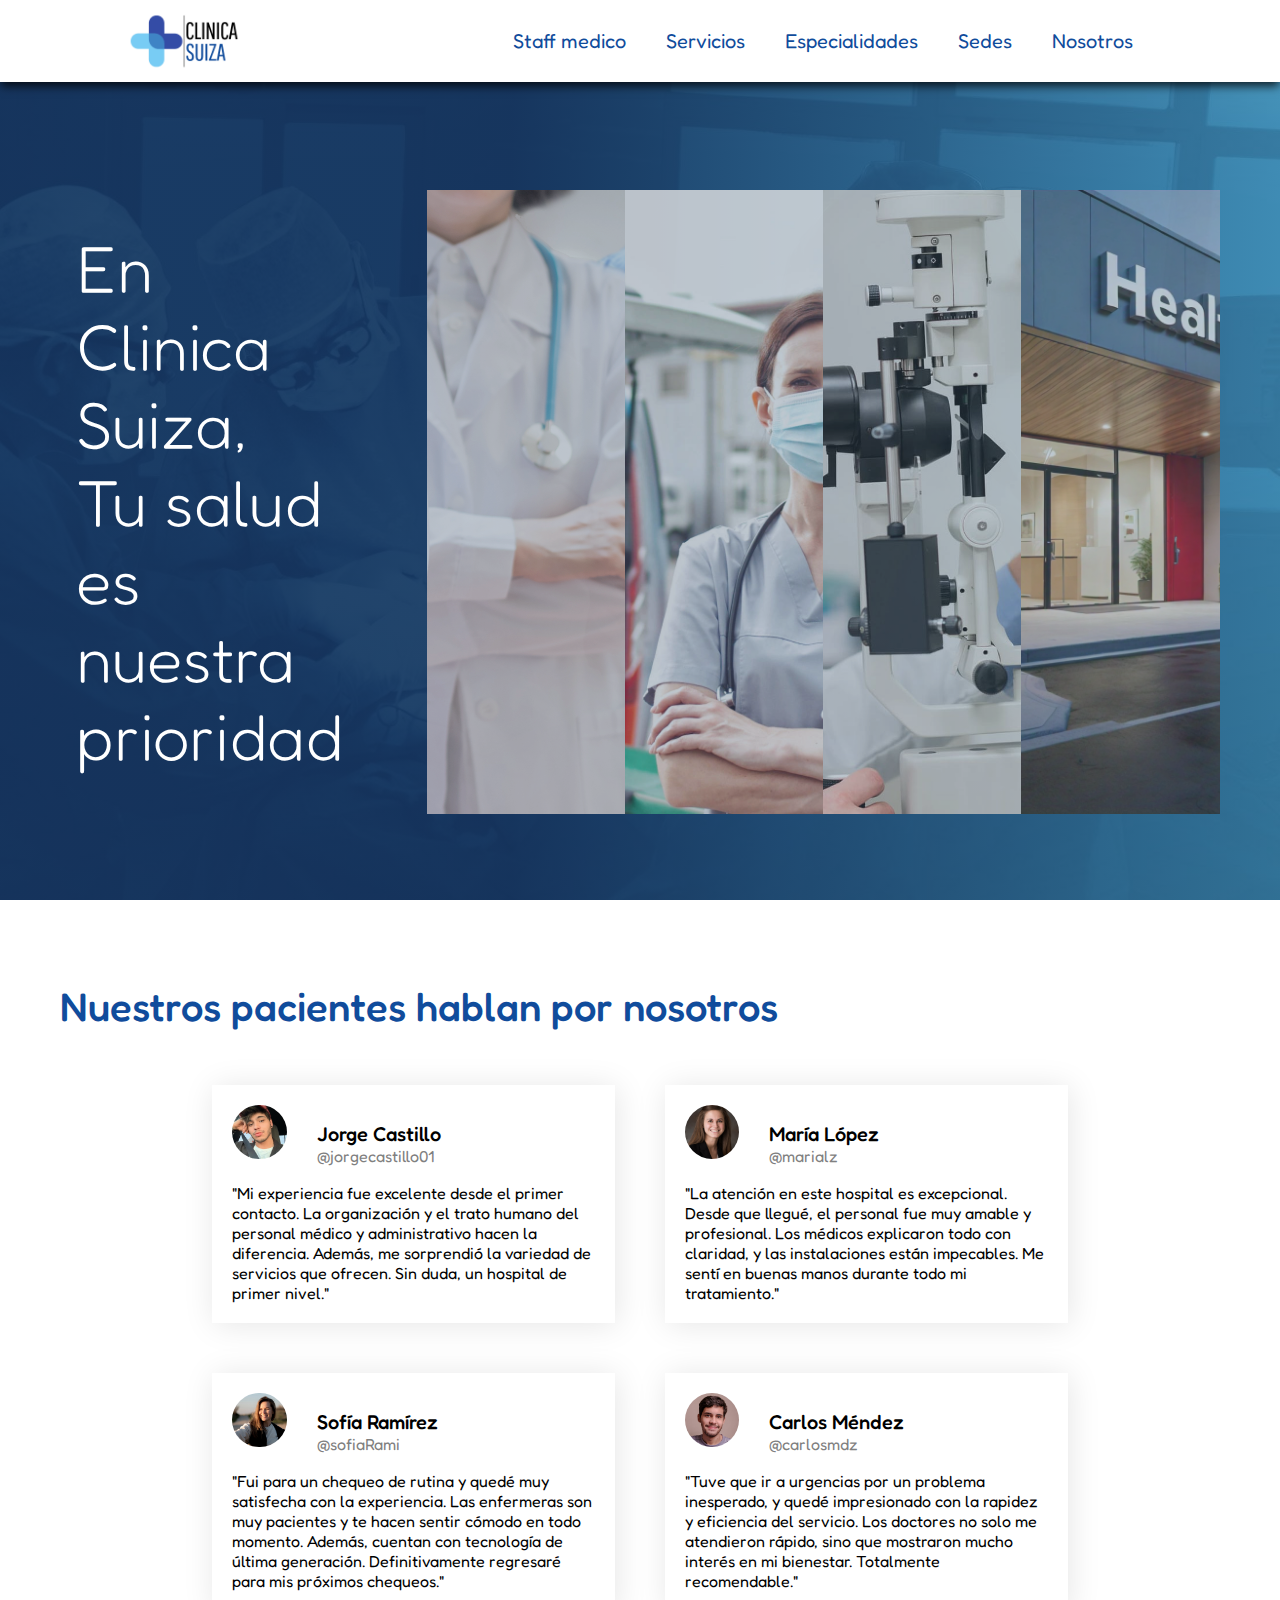
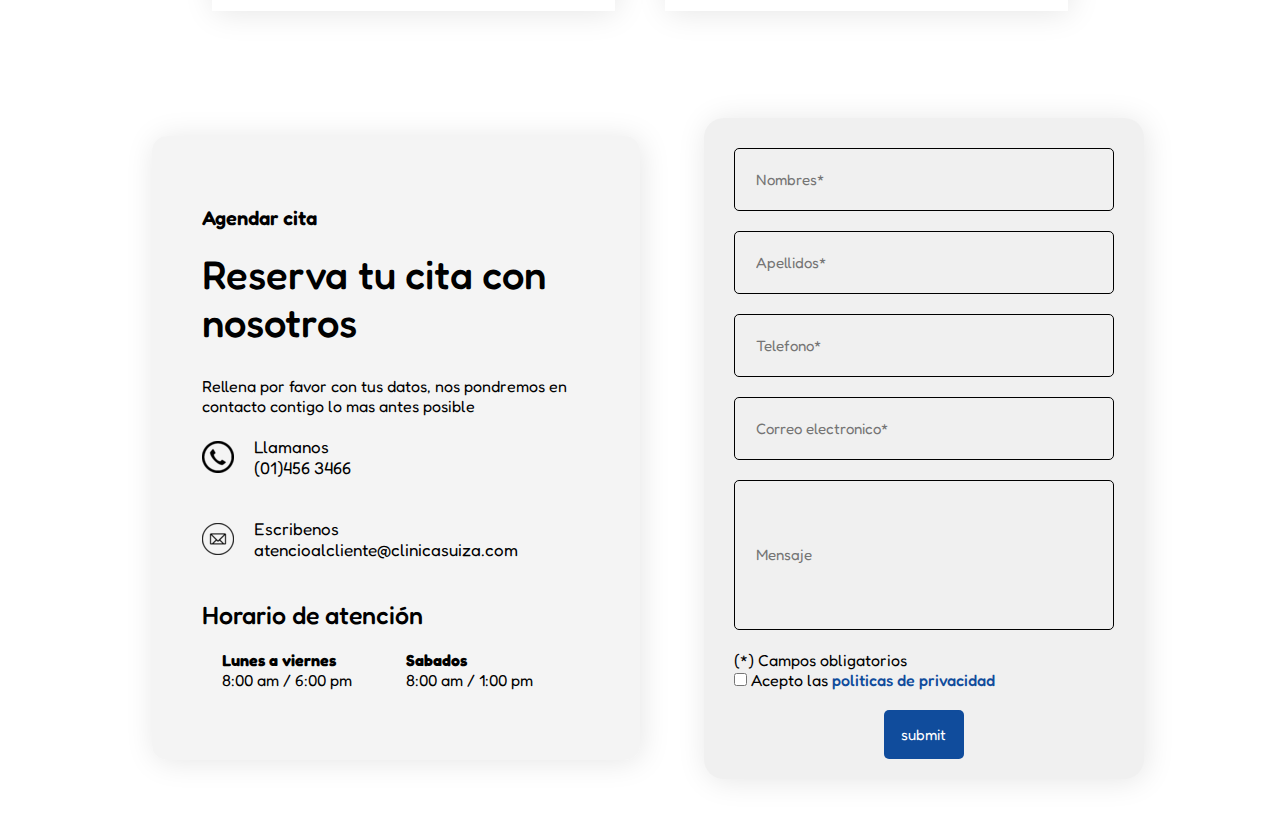
<file: index.html>
<!DOCTYPE html>
<html lang="en">
<head>
    <meta charset="UTF-8">
    <meta name="viewport" content="width=device-width, initial-scale=1.0">
    <title>Clinica Suiza</title>
    <link rel="stylesheet" href="style.css">
    <link rel="icon" type="image/png" sizes="32x32" href="imagenes/logo-icono.ico">
</head>
<body>
    <!--menu principal -->
    <main>
        <header>
            <nav id="header">
                <img id="logo-header" src="imagenes/logo.png">
                <ul id="menu">
                    <li><a class="menu" href="staff medico/index.html" target="_blank">Staff medico</a></li>
                    <li><a class="menu" href="">Servicios</a></li>
                    <li><a class="menu" href="">Especialidades</a></li>
                    <li><a class="menu" href="Sedes/index.html" target="_blank" >Sedes</a></li>
                    <li><a class="menu" href="Nosotros/index.html" target="_blank">Nosotros</a></li>
                </ul>
            </nav>
        </header>
    <!--contenido -->
        
        <section class="seccion" id="menu-principal">
            <div class="contenido">
                <p>En</p>
                <p>Clinica Suiza,</p>
                <p>Tu salud es</p>
                <p>nuestra prioridad</p>
            </div>
            <div  id="carrusel">
                <img src="imagenes/staff-medico.jpg">
                <img src="imagenes/servicios-medicos.jpg">
                <img src="imagenes/especialidades.jpg">
                <img src="imagenes/sede.jpg">
            </div>
        </section>
        <section id="seccion2">
            <div id="contenedor">
                <h2>Nuestros pacientes hablan por nosotros</h2>
                <div id="comentario-box">
                    <div class="contenido-box">
                        <div id="usuario1" class="usuario">
                            <div class="img-usuario">
                                <img src="imagenes/paciente1.jpg" id="img-usuario1">
                            </div>
                            <div  class="nombre-usuario">
                                <strong>Jorge Castillo</strong>
                                <span>@jorgecastillo01</span>
                            </div>
                        </div>
                        <p>"Mi experiencia fue excelente desde el primer contacto. La organización y el trato humano del personal médico y administrativo hacen la diferencia. Además, me sorprendió la variedad de servicios que ofrecen. Sin duda, un hospital de primer nivel." </p>
                    </div>
                    <div class="contenido-box">
                        <div id="usuario2" class="usuario">
                            <div class="img-usuario">
                                <img src="imagenes/paciente2.jpg" id="img-usuario1">
                            </div>
                            <div  class="nombre-usuario">
                                <strong>María López</strong>
                                <span>@marialz</span>
                            </div>
                        </div>
                        <p>"La atención en este hospital es excepcional. Desde que llegué, el personal fue muy amable y profesional. Los médicos explicaron todo con claridad, y las instalaciones están impecables. Me sentí en buenas manos durante todo mi tratamiento."</p>
                    </div>
                    <div class="contenido-box">
                        <div id="usuario3" class="usuario">
                            <div class="img-usuario">
                                <img src="imagenes/paciente3.jpg" id="img-usuario1">
                            </div>
                            <div  class="nombre-usuario">
                                <strong>Sofía Ramírez</strong>
                                <span>@sofiaRami</span>
                            </div>
                        </div>
                        <p>"Fui para un chequeo de rutina y quedé muy satisfecha con la experiencia. Las enfermeras son muy pacientes y te hacen sentir cómodo en todo momento. Además, cuentan con tecnología de última generación. Definitivamente regresaré para mis próximos chequeos."</p>
                    </div>
                    <div class="contenido-box">
                        <div id="usuario4" class="usuario">
                            <div class="img-usuario">
                                <img src="imagenes/paciente4.jpg" id="img-usuario1">
                            </div>
                            <div  class="nombre-usuario">
                                <strong>Carlos Méndez</strong>
                                <span>@carlosmdz</span>
                            </div>
                        </div>
                        <p>"Tuve que ir a urgencias por un problema inesperado, y quedé impresionado con la rapidez y eficiencia del servicio. Los doctores no solo me atendieron rápido, sino que mostraron mucho interés en mi bienestar. Totalmente recomendable."</p>
                    </div>
                </div>
        </section>
        <section id="seccion3">
            <section id="agendar">
                <h3>Agendar cita</h3>
                <h1>Reserva tu cita con nosotros</h1>
                <p>Rellena por favor con tus datos, nos pondremos en contacto contigo lo mas antes posible</p>
                <div class="contacto">
                    <img src="imagenes/telefono.png" >
                    <div>
                        <p>Llamanos</p>
                        <p>(01)456 3466</p>
                    </div>
                </div>
                <div class="contacto">
                    <img src="imagenes/correo.png" >
                    <div>
                        <p>Escribenos</p>
                        <p>atencioalcliente@clinicasuiza.com</p>
                    </div>
                </div>
                <h2>Horario de atención</h2>
                <div class="horario">   
                    <div>
                        <h4>Lunes a viernes</h4>
                        <p>8:00 am / 6:00 pm</p>
                    </div>
                    <div>
                        <h4>Sabados</h4>
                        <p>8:00 am / 1:00 pm</p>
                    </div>
                </div>
            </section>
            <section id="formulario-contenedor">
                <section id="formulario">
                    
                    <input type="text" class="datos-personales" placeholder="Nombres*">
                    <input type="text" class="datos-personales" placeholder="Apellidos*">
                    <input type="text" class="datos-personales" placeholder="Telefono*">
                    <input type="text" class="datos-personales" placeholder="Correo electronico*">
                    <input type="text" class="mensaje" placeholder="Mensaje">
                    
                    <div>
                        <p>(*) Campos obligatorios</p>
                        <input type="checkbox" name="" id="">  Acepto las <span>politicas de privacidad</span>
                    </div>
                    <input type="submit" value="submit" id="enviar">
                </section>
            </section>
        </section>
    </main>
    
   
</body>
</html>
</file>
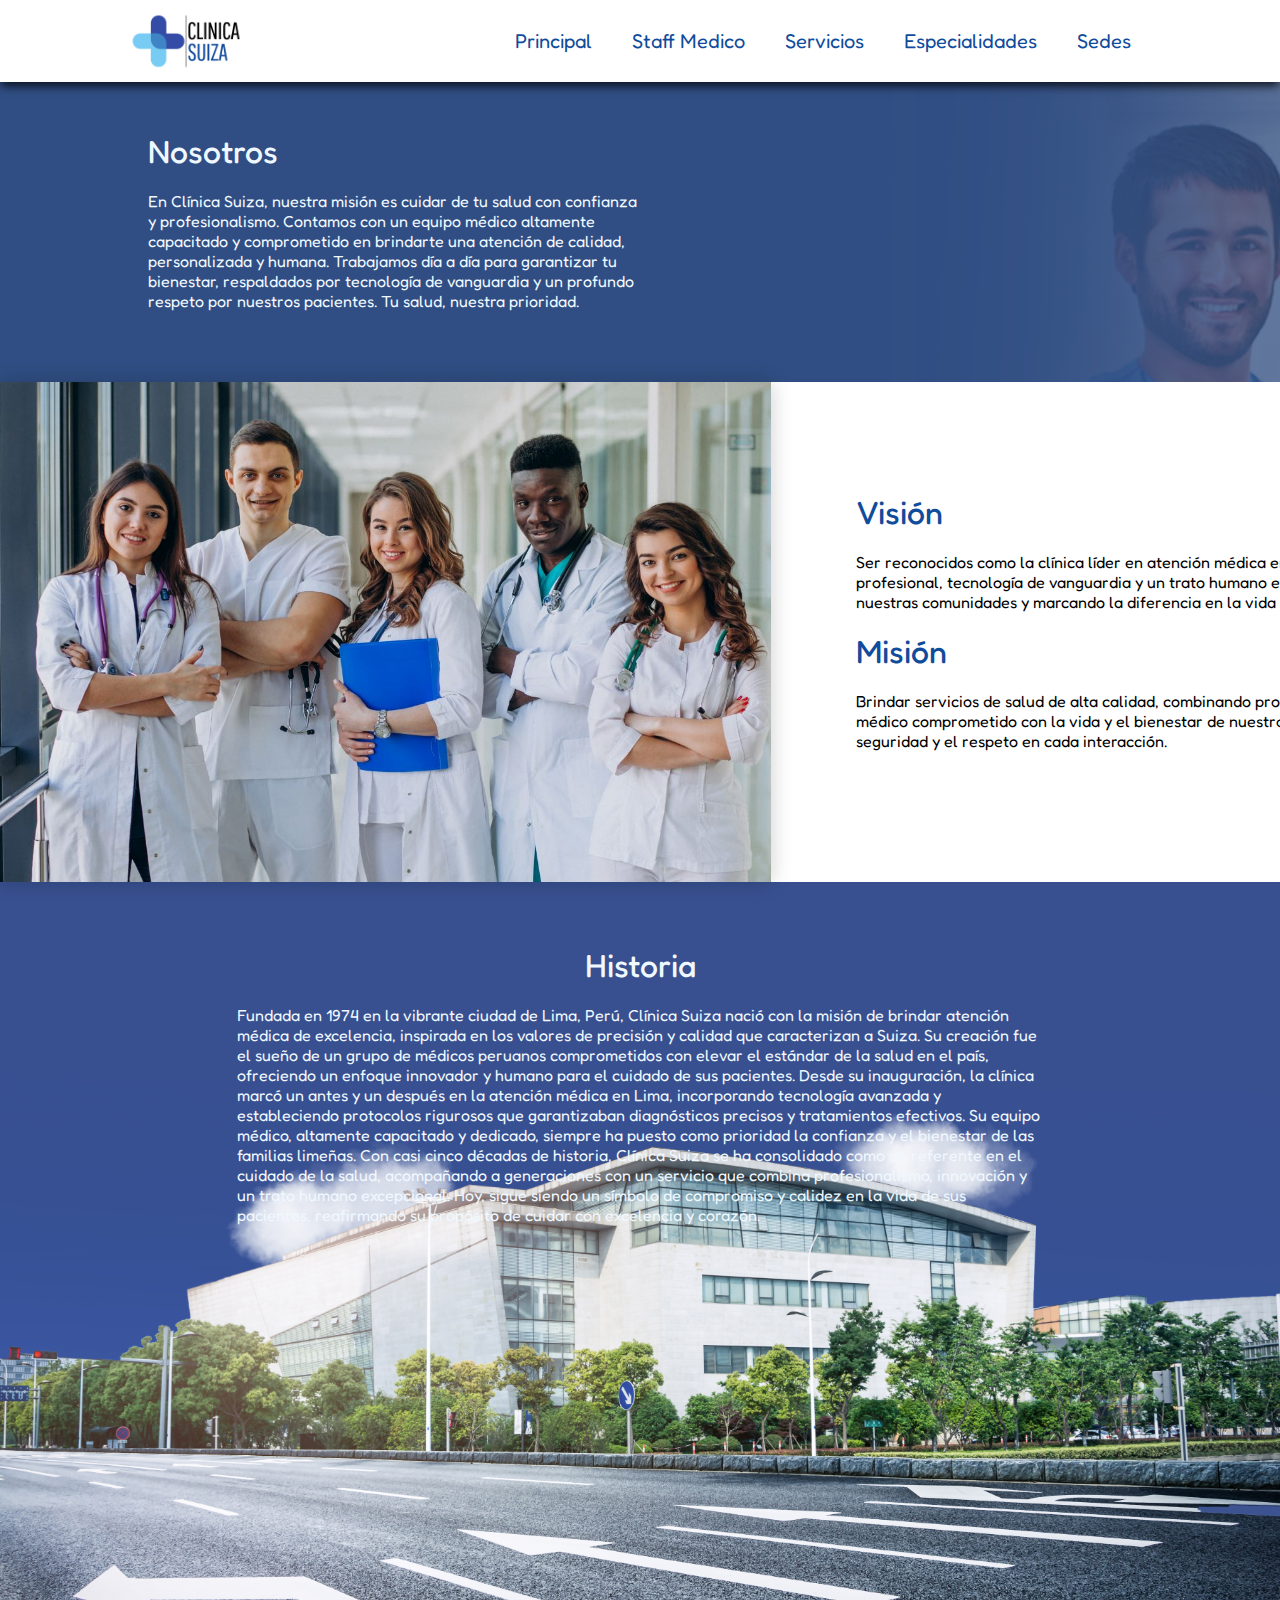
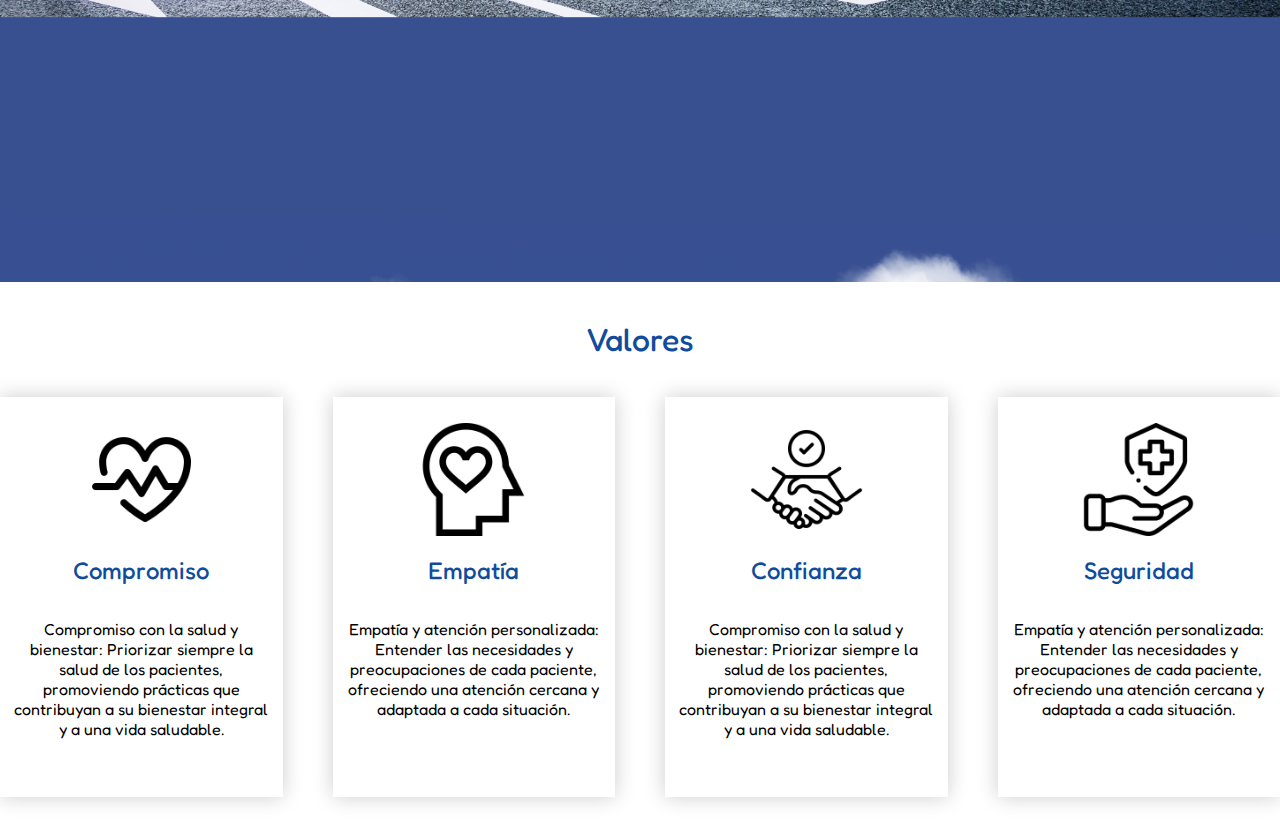
<file: Nosotros/index.html>
<!DOCTYPE html>
<html lang="es">
<head>
    <meta charset="UTF-8">
    <meta name="viewport" content="width=device-width, initial-scale=1.0">
    <title>Nosotros</title>
    <link rel="stylesheet" href="style.css">
    <link rel="icon" type="image/png" sizes="32x32" href="imagenes/logo-icono.ico">
</head>
<body>
    <!--menu principal -->
    <main>
        <header>
            <nav id="header">
                <img id="logo-header" src="imagenes/logo.png" alt="">
                <ul id="menu">
                    <li><a class="menu" href="../index.html" target="_blank">Principal</a></li>
                    <li><a class="menu" href="../staff medico/index.html" target="_blank">Staff Medico</a></li>
                    <li><a class="menu" href="">Servicios</a></li>
                    <li><a class="menu" href="">Especialidades</a></li>
                    <li><a class="menu" href="../Sedes/index.html" target="_blank">Sedes</a></li>
                </ul>
            </nav>
        </header>
    <!--contenido -->
    <div class="nosotros">
        
        <h1>Nosotros</h1>
        <p>En Clínica Suiza, nuestra misión es cuidar de tu salud con confianza y profesionalismo. Contamos con un equipo médico altamente capacitado y comprometido en brindarte una atención de calidad, personalizada y humana. Trabajamos día a día para garantizar tu bienestar, respaldados por tecnología de vanguardia y un profundo respeto por nuestros pacientes. Tu salud, nuestra prioridad.
        </p>

    </div>
    <div class="MV">
        <div class="galeria">
            <div class="gal1">
                <img src="imagenes/misio.jpg" alt="foto1">
                <img src="imagenes/misio 2.jpg" alt="foto2">
                <img src="imagenes/misio 3.jpg" alt="foto3">
            </div>
            
        </div>
        
        <div class="mivi">
            <h1>Visión</h1>
        <p>
            Ser reconocidos como la clínica líder en atención médica en el país, destacándonos por nuestra excelencia profesional, tecnología de vanguardia y un trato humano excepcional, contribuyendo al bienestar integral de nuestras comunidades y marcando la diferencia en la vida de nuestros pacientes.
        </p>
        <h1>Misión</h1>
        <p>
            Brindar servicios de salud de alta calidad, combinando profesionalismo, innovación y empatía, con un equipo médico comprometido con la vida y el bienestar de nuestros pacientes, siempre priorizando la confianza, la seguridad y el respeto en cada interacción.
        </p>
        </div>
        
     </div>
    
    <div class="historia">
        <h1>Historia</h1>
        <p>Fundada en 1974 en la vibrante ciudad de Lima, Perú, Clínica Suiza nació con la misión de brindar atención médica de excelencia, inspirada en los valores de precisión y calidad que caracterizan a Suiza. Su creación fue el sueño de un grupo de médicos peruanos comprometidos con elevar el estándar de la salud en el país, ofreciendo un enfoque innovador y humano para el cuidado de sus pacientes.

            Desde su inauguración, la clínica marcó un antes y un después en la atención médica en Lima, incorporando tecnología avanzada y estableciendo protocolos rigurosos que garantizaban diagnósticos precisos y tratamientos efectivos. Su equipo médico, altamente capacitado y dedicado, siempre ha puesto como prioridad la confianza y el bienestar de las familias limeñas.
            
            Con casi cinco décadas de historia, Clínica Suiza se ha consolidado como un referente en el cuidado de la salud, acompañando a generaciones con un servicio que combina profesionalismo, innovación y un trato humano excepcional. Hoy, sigue siendo un símbolo de compromiso y calidez en la vida de sus pacientes, reafirmando su propósito de cuidar con excelencia y corazón.
        </p>
    </div>
    <div class="valoress">
        <h1>Valores</h1>
    </div>
    
     <div class="val">

        
            <div class="corazon">
                <img src="imagenes/latido-del-corazon.png" alt="">
                <H2>
                    Compromiso
                </H2>
                <p>Compromiso con la salud y bienestar: Priorizar siempre la salud de los pacientes, promoviendo prácticas que contribuyan a su bienestar integral y a una vida saludable.
                </p>
                
            </div>
            <div class="corazon">
                <img src="imagenes/empatia.png" alt="">
                <H2>
                    Empatía
                </H2>
                <p>
                Empatía y atención personalizada: Entender las necesidades y preocupaciones de cada paciente, ofreciendo una atención cercana y adaptada a cada situación.
                </p>
               
            </div>
            
            <div class="corazon">
                <img src="imagenes/confianza.png" alt="">
                <H2>
                    Confianza
                </H2>
                <p>Compromiso con la salud y bienestar: Priorizar siempre la salud de los pacientes, promoviendo prácticas que contribuyan a su bienestar integral y a una vida saludable.
                </p>
                
            </div>
            <div class="corazon">
                <img src="imagenes/seguridad.png" alt="">
                <H2>
                    Seguridad
                </H2>
                <p>
                Empatía y atención personalizada: Entender las necesidades y preocupaciones de cada paciente, ofreciendo una atención cercana y adaptada a cada situación.
                </p>
            </div>
        
     </div>
    
    </main>
    
   
</body>
</html>
</file>
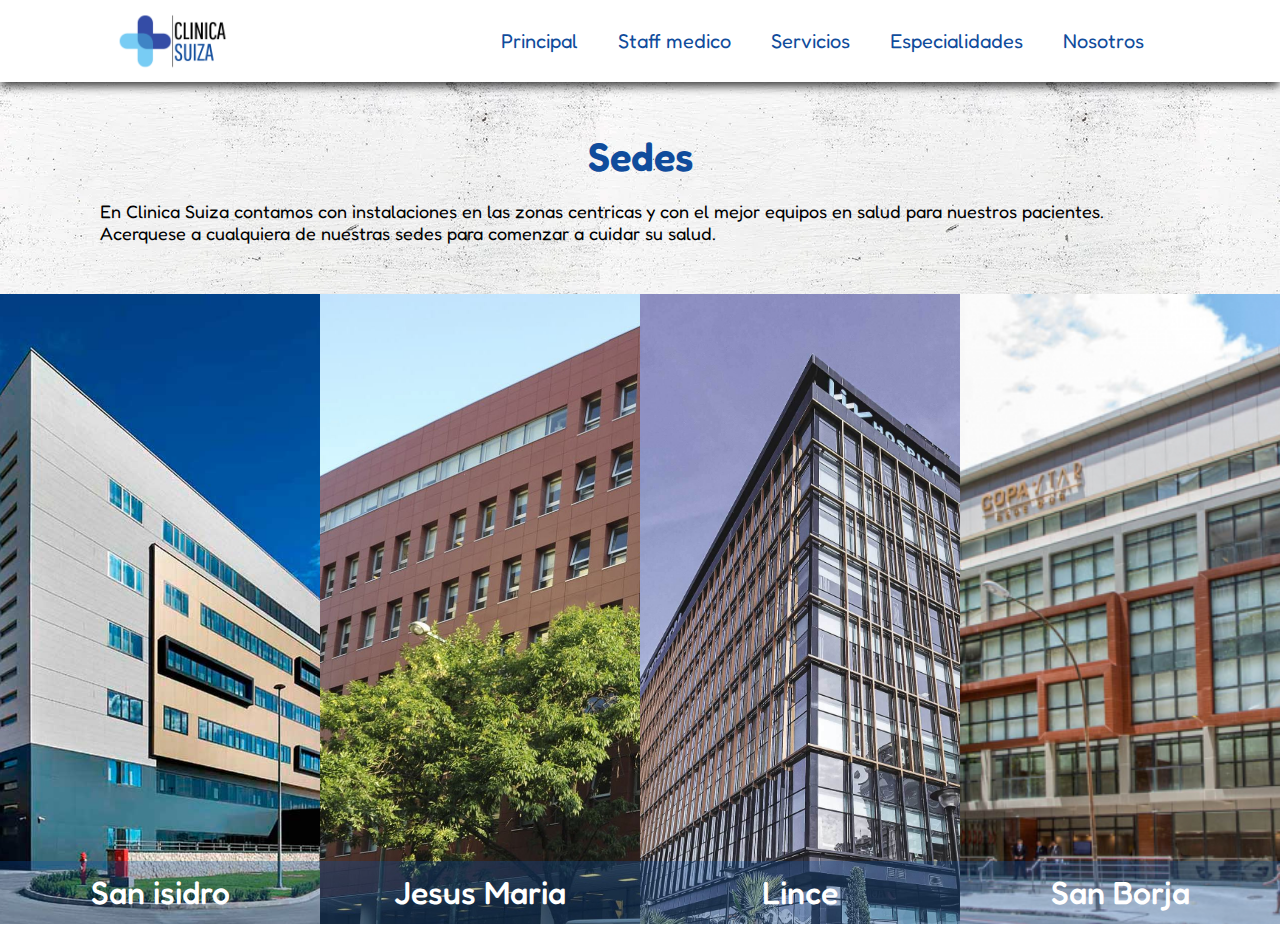
<file: Sedes/index.html>
<!DOCTYPE html>
<html lang="en">
<head>
    <meta charset="UTF-8">
    <meta name="viewport" content="width=device-width, initial-scale=1.0">
    <title>Sedes</title>
    <link rel="stylesheet" href="style.css">
    <link rel="icon" type="image/png" sizes="32x32" href="imagenes/logo-icono.ico">
</head>
<body>
    <header>
        <nav id="header">
            <img id="logo-header" src="imagenes/logo.png">
            <ul id="menu">
                <li><a class="menu" href="../index.html" target="_blank">Principal</a></li>
                <li><a class="menu" href="../staff medico/index.html" target="_blank">Staff medico</a></li>
                <li><a class="menu" href="">Servicios</a></li>
                <li><a class="menu" href="">Especialidades</a></li>
                <li><a class="menu" href="../Nosotros/index.html" target="_blank">Nosotros</a></li>
            </ul>
        </nav>
    </header>
    <section id="texto-sedes">
        <h1>Sedes</h1>
        <p>
            En Clinica Suiza contamos con instalaciones en las zonas centricas y con el mejor equipos en salud para nuestros pacientes.
            Acerquese a cualquiera de nuestras sedes para comenzar a cuidar su salud.
        </p>
    </section>
    <section class="sedes">
        <div class="container">
            <img src="imagenes/sede1.jpeg" alt="">
            <div class="texto">
                <h1>San isidro</h1>
                <div class="subtexto">
                    <p>Av. Salaverry 540</p>
                    <a href="">Ver mapa</a>
                </div>
            </div>
        </div>
        <div class="container">
            <img src="imagenes/sede2.jpg" alt="">
            <div class="texto">
                <h1>Jesus Maria</h1>
                <div class="subtexto">
                    <p>Av. Andrea Merino 6500</p>
                    <a href="">Ver mapa</a>
                </div>
            </div>
        </div>
        <div class="container">
            <img src="imagenes/sede3.jpg" alt="">
            <div class="texto">
                <h1>Lince</h1>
                <div class="subtexto">
                    <p>Av. Coronel Rio 300</p>
                    <a href="">Ver mapa</a>
                </div>
            </div>
        </div>
        <div class="container">
            <img src="imagenes/sede4.jpg" alt="">
            <div class="texto">
                <h1>San Borja</h1>
                <div class="subtexto">
                    <p>Av. Republica 540</p>
                    <a href="">Ver mapa</a>
                </div>
            </div>
        </div>
    </section>
</body>
</html>
</file>
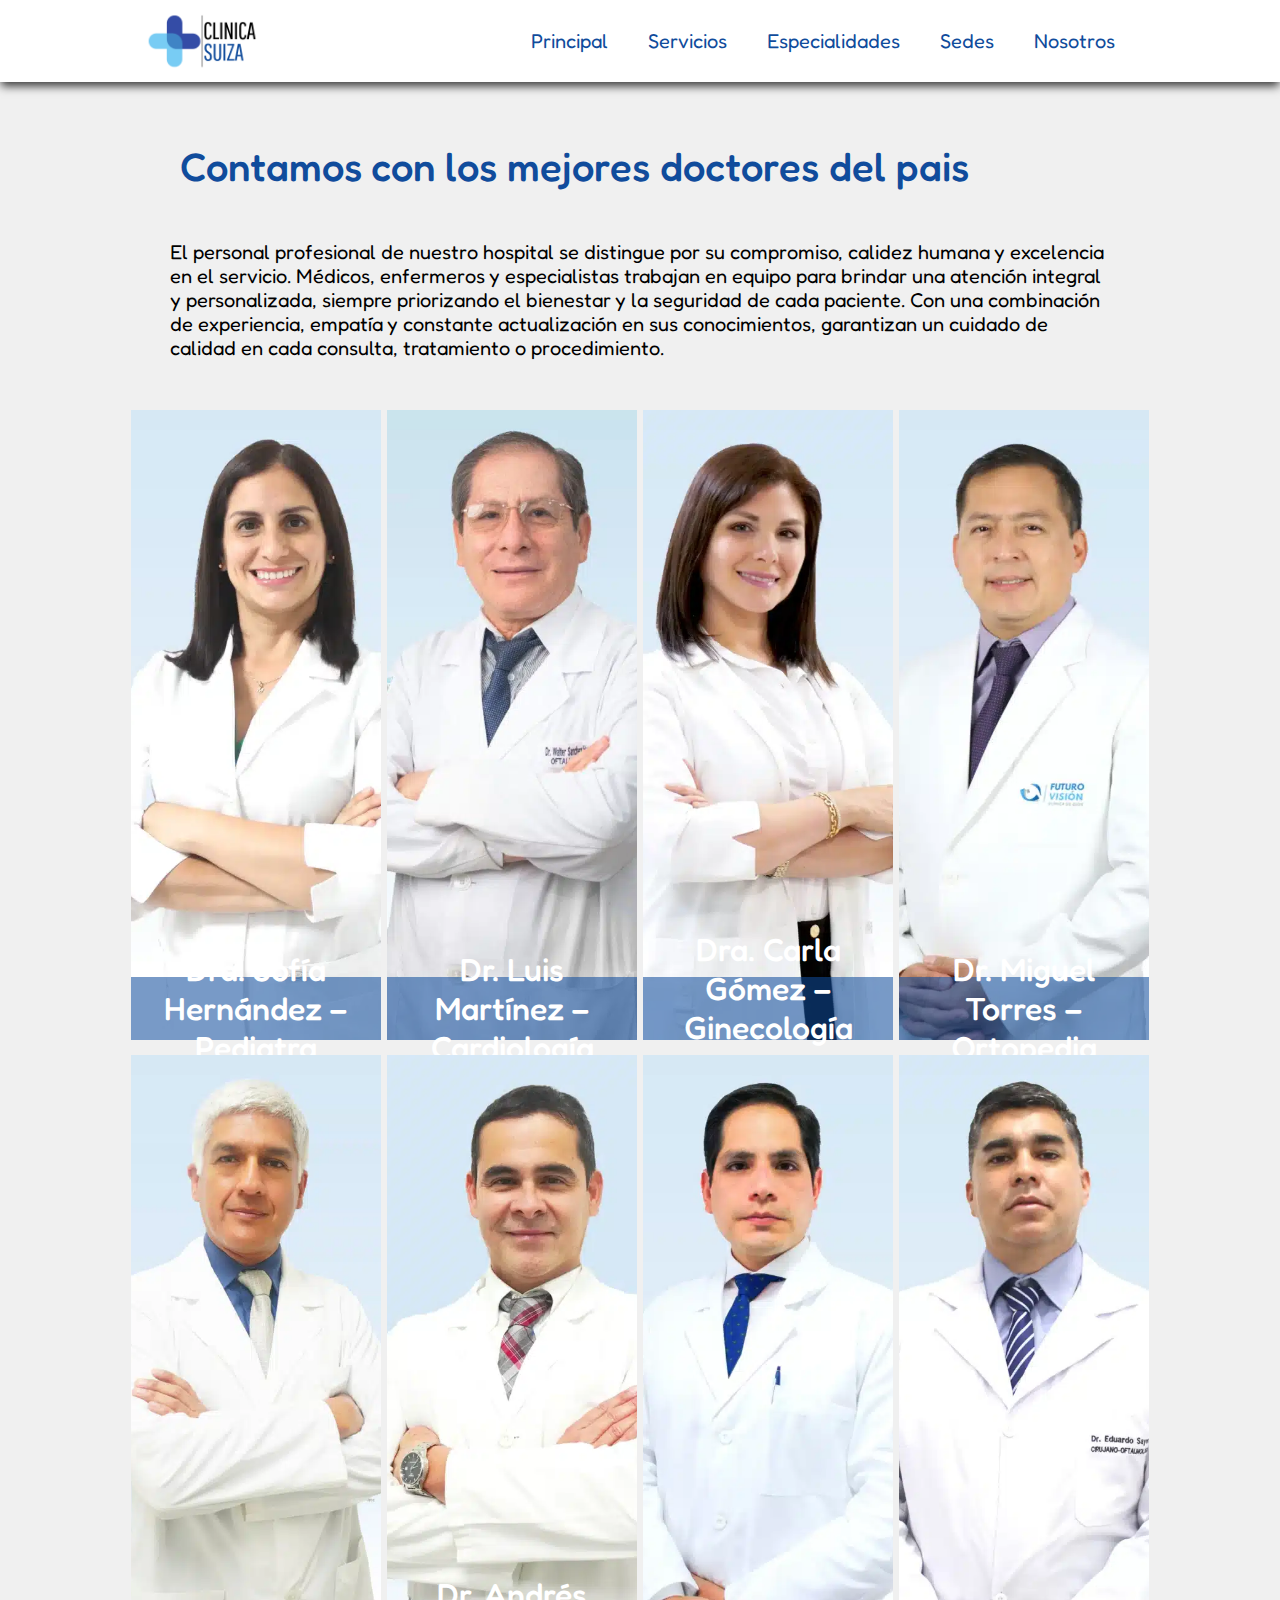
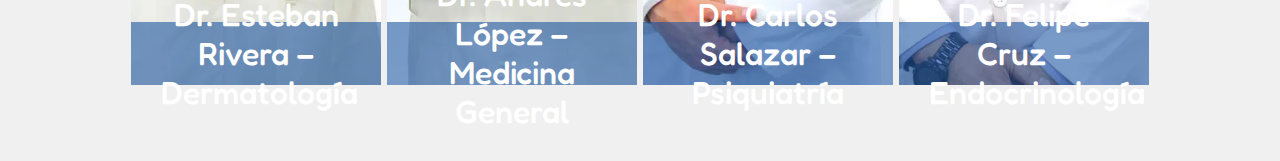
<file: staff medico/index.html>
<!DOCTYPE html>
<html lang="en">
<head>
    <meta charset="UTF-8">
    <meta name="viewport" content="width=device-width, initial-scale=1.0">
    <title>Staff Medico</title>
    <link rel="stylesheet" href="style.css">
    <link rel="icon" type="image/png" sizes="32x32" href="imagenes/logo-icono.ico">
</head>
<body>
    <header>
        <nav id="header">
            <img id="logo-header" src="imagenes/logo.png">
            <ul id="menu">
                <li><a class="menu" href="../index.html" target="_blank">Principal</a></li>
                <li><a class="menu" href="">Servicios</a></li>
                <li><a class="menu" href="">Especialidades</a></li>
                <li><a class="menu" href="../Sedes/index.html" target="_blank">Sedes</a></li>
                <li><a class="menu" href="../Nosotros/index.html" target="_blank">Nosotros</a></li>
            </ul>
        </nav>
    </header>
    <section id="seccion2">
        <div id="contenedor">
            <h2>Contamos con los mejores doctores del pais</h2>
            <p>El personal profesional de nuestro hospital se distingue por su compromiso, calidez humana y excelencia en el servicio. Médicos, enfermeros y especialistas trabajan en equipo para brindar una atención integral y personalizada, siempre priorizando el bienestar y la seguridad de cada paciente. Con una combinación de experiencia, empatía y constante actualización en sus conocimientos, garantizan un cuidado de calidad en cada consulta, tratamiento o procedimiento.</p>
            
    </section>
    <section class="sedes">
        <div class="container">
            <img src="imagenes/doctor1.webp" alt="">
            <div class="texto">
                <h1>Dra. Sofía Hernández – Pediatra</h1>
                <div class="subtexto">
                    <p>La Dra. Hernández tiene más de 10 años de experiencia en el cuidado de la salud infantil. Su trato cercano y su habilidad para conectar con niños y padres la convierten en una profesional muy querida por las familias.</p>
                    
                </div>
            </div>
        </div>
        <div class="container">
            <img src="imagenes/doctor2.webp" alt="">
            <div class="texto">
                <h1>Dr. Luis Martínez – Cardiología</h1>
                <div class="subtexto">
                    <p>Especialista en cardiología, el Dr. Martínez es conocido por su atención meticulosa y su enfoque preventivo. Siempre busca educar a sus pacientes para mantener un corazón sano.</p>
                    
                </div>
            </div>
        </div>
        <div class="container">
            <img src="imagenes/doctor3.webp" alt="">
            <div class="texto">
                <h1>Dra. Carla Gómez – Ginecología y Obstetricia</h1>
                <div class="subtexto">
                    <p>Con un enfoque cálido y profesional, la Dra. Gómez acompaña a las mujeres en todas las etapas de su vida. Es experta en salud reproductiva y cuidado prenatal.</p>
                   
                </div>
            </div>
        </div>
        <div class="container">
            <img src="imagenes/doctor4.webp" alt="">
            <div class="texto">
                <h1>Dr. Miguel Torres – Ortopedia</h1>
                <div class="subtexto">
                    <p>El Dr. Torres es un ortopedista apasionado por devolver la movilidad y mejorar la calidad de vida de sus pacientes. Su experiencia en cirugías mínimamente invasivas es destacable.</p>
                    
                </div>
            </div>
        </div>
        <div class="container">
            <img src="imagenes/doctor5.webp" alt="">
            <div class="texto">
                <h1>Dr. Esteban Rivera – Dermatología</h1>
                <div class="subtexto">
                    <p>El Dr. Rivera es especialista en el cuidado de la piel, con énfasis en tratamientos estéticos y clínicos. Es conocido por su habilidad para diseñar planes personalizados para cada paciente.</p>
                    
                </div>
            </div>
        </div>
        <div class="container">
            <img src="imagenes/doctor6.webp" alt="">
            <div class="texto">
                <h1>Dr. Andrés López – Medicina General</h1>
                <div class="subtexto">
                    <p>El Dr. López es un médico general con una vasta experiencia en diagnósticos y manejo integral de pacientes. Su paciencia y dedicación lo hacen muy confiable.</p>
                    
                </div>
            </div>
        </div>
        <div class="container">
            <img src="imagenes/doctor7.webp" alt="">
            <div class="texto">
                <h1>Dr. Carlos Salazar – Psiquiatría</h1>
                <div class="subtexto">
                    <p>El Dr. Salazar trabaja con empatía y discreción para abordar la salud mental de sus pacientes. Es experto en terapias innovadoras para el manejo de ansiedad y depresión.</p>
                   
                </div>
            </div>
        </div>
        <div class="container">
            <img src="imagenes/doctor8.webp" alt="">
            <div class="texto">
                <h1>Dr. Felipe Cruz – Endocrinología</h1>
                <div class="subtexto">
                    <p>El Dr. Cruz se especializa en trastornos hormonales y metabólicos, como diabetes y tiroides. Su enfoque personalizado y educativo ayuda a los pacientes a manejar su condición con éxito.</p>
                    
                </div>
            </div>
        </div>
    </section>
</body>
</html>
</file>
<file: style.css>
/* Reglas generales */
*{
    padding: 0;
    margin: 0;
    box-sizing: border-box;
    list-style-type: none;
    text-decoration: none;
    font-family: google;
}

main{
    display: flex;
    flex-direction: row;
    flex-wrap: wrap;
}
header{
    width: 100%;
    flex-grow: 1;
    flex-shrink: 1; 
}
#header{
    display: flex;
    justify-content: center;
    box-shadow: 0px 5px 9px -1px rgba(0, 0, 0, 0.78) ;
    padding: 10px;
    position: relative;      
}
#logo-header{
    width: 9%;
}
#menu{
    display: flex;
    align-items: center;
    padding-left: 20%;  
    
}
.menu{
    
    font-size: 20px;
    color: #104c9c;
    font-family: google;
    padding: 20px;  
    font-weight: 400;
}
.menu:hover{
    color: #78ccf4; 
}
@font-face {
    font-family: google;
    src: url(fuentes/Fredoka-VariableFont_wdth\,wght.ttf);
}

/* tu contenido */
.seccion{
    width: 100%;
    height: 840px;
    padding: 30px;
    display: flex;
    flex-wrap: wrap;
    justify-content: space-around;
    align-items: center;
}
.contenido{
    width: 25%;
    display: flex;
    flex-direction: column;
    justify-content: center;
    padding-left: 15px;
    
    
}
.contenido p{
    font-family: google;
    font-size: 65px;
    font-weight: 100;
    color: white; 
}

#menu-principal{
    background-image: url(imagenes/hospital_fondo.jpg.jpg);
    background: linear-gradient(90deg, rgba(20, 51, 92, 0.9) 40%,rgba(60, 143, 182, 0.7)  100%),url(imagenes/hospital_fondo.jpg);
    background-repeat: no-repeat;
    background-position: center;
    background-size: cover;
    background-attachment: fixed;
}
#carrusel{
    width: 65%;
    height: 80%;
    display: flex;
}

#carrusel img{
    width: 0px;
    flex-grow: 1; 
    object-fit: cover;
    opacity: .8;
    filter: contrast(80%);
    transition: all 0.8s ease ; 
}
#carrusel img:hover{
    width: 40%;
    opacity: 1;
    filter: contrast(100%);
}

/* Seccion 2 */

#seccion2{
    width: 100%;
    padding: 30px;
    background-color: #ffffff;
}
#contenedor{
    margin: auto;
    display: flex;
    width: 100%;
    flex-wrap: wrap;
    flex-direction: column;
}
#contenedor h2{
    font-family: google;
    font-weight: 500  ;
    font-size: 40px;
    color: #104c9c;
    margin: 30px;
}

#comentario-box{
    display: flex;
    flex-wrap: wrap;
    justify-content: center;
    align-items: center;
    width: 100%;
    
    
}
.contenido-box{
    width: 33%;
    box-shadow: 2px 2px 30px rgba(0, 0, 0, 0.1);
    
    padding: 20px;
    margin: 25px;
}
.usuario{
    display: flex;
    flex-wrap: wrap;
    align-items: center;
}
.img-usuario{
    width: 15%;
    margin-right: 10px;
    margin-bottom: 20px;
}

.img-usuario img{
    width:100%;
    aspect-ratio: 1;
    object-fit: cover;
    object-position: center;
    overflow: hidden;
    border-radius: 50%;
    margin-right: 10px;
}

.nombre-usuario{
    display: flex;
    flex-direction: column;
    justify-items: center;
    
    margin-left: 20px;
}
.nombre-usuario strong{
    font-family: google;
    font-weight: 500;
    font-size: 20px;
}
.nombre-usuario span{
    font-family: google;
    color: grey;
}
#seccion3{
    width: 100%;
    display: flex;
    flex-wrap: wrap;
    justify-content: center;
    align-items: center;
    padding: 30px;
    background-image: url(imagenes/form-fondo.png);
    /*background: linear-gradient(90deg, rgba(20, 51, 92, 0.9) 40%,rgba(60, 143, 182, 0.7)  100%),url(imagenes/form-fondo.png);*/
    background-repeat: no-repeat;
    background-position: center;
    background-size: cover;
    background-attachment: fixed;
}

#agendar{
    width: 40%;
    padding: 50px;
    margin: 40px;
    background-color: #f0f0f0b6;
    border-radius: 15px;
    box-shadow: 2px 2px 30px rgba(0, 0, 0, 0.1);


}
#agendar h3{
    font-size: 20px;
    font-weight: 600;
    margin-top: 20px;
}
#agendar h1{
    font-size: 40px;
    font-weight: 500;
    margin-top: 20px;
    margin-bottom: 30px;
}
#agendar h2{
    font-size: 25px;
    font-weight: 500;
    margin-top: 20px;
}

.contacto{
    display: flex;
    flex-wrap: wrap;
    align-items: center;
    

}
.contacto img{
    width: 32px;
    height: 32px;
}
.contacto div{
    margin: 20px;
}
.contacto div p{
    font-size: 17px;
}

.horario{
    display: flex;
    padding: 10px;
    width: 100%;
}
.horario div{
    margin: 10px;
    width: 48%;
}

#formulario-contenedor{
    width: 40%;
}
#formulario{
    margin: auto;
    width: 90%;
    padding: 20px;
    display: flex;
    flex-wrap: wrap;
    background-color: #f0f0f0;
    border-radius: 20px;
    box-shadow: 2px 2px 30px rgba(0, 0, 0, 0.1);
}
.datos-personales{
    width: 45%;
    padding: 21px;
    margin: 10px;
    border-radius: 5px;
    border: none;
    flex-grow: 1;
    flex-shrink: 1;
    font-size: 15px;
    border: 1px solid black;
    background-color: #f0f0f0;
}

.mensaje{
    width: 90%;
    height: 150px;
    padding: 21px;
    margin: 10px;
    border-radius: 5px;
    border: 1px solid black;
    flex-grow: 1;
    flex-shrink: 1;
    font-size: 15px;
    background-color: #f0f0f0;
    
    
}
#formulario div{
    padding: 10px;
    width: 100%;
}
#formulario div span{
    color: #104c9c;
    font-weight: 500;
}
#enviar{
    width: 20%;
    margin: auto;
    margin-top: 10px;
    padding: 15px;
    color: #ffffff;
    background-color: #104c9c;
    border: none;
    border-radius: 5px;
    font-size: 15px;
}
</file>
<file: Nosotros/style.css>
/* Reglas generales */
*{
    padding: 0;
    margin: 0;
    box-sizing: border-box;
    list-style-type: none;
    text-decoration: none;
}

main{
    display: flex;
    flex-direction: row;
    flex-wrap: wrap;
}
header{
    width: 100%;
    flex-grow: 1;
    flex-shrink: 1; 
}
#header{
    display: flex;
    justify-content: center;
    box-shadow: 0px 5px 9px -1px rgba(0, 0, 0, 0.78) ;
    padding: 10px;
    position: relative;      
}
#logo-header{
    width: 9%;
}
#menu{
    display: flex;
    align-items: center;
    padding-left: 20%;  
    
}
.menu{
    
    font-size: 20px;
    color: #104c9c;
    font-family: google;
    padding: 20px;  
    font-weight: 400;
}
.menu:hover{
    color: #78ccf4; 
}
@font-face {
    font-family: google;
    src: url(fuentes/Fredoka-VariableFont_wdth\,wght.ttf);
}

/* tu contenido */

.nosotros{
    padding: 2%;
    background-image: url(imagenes/Sin\ título-2.png);
    height: 300px;
}
.nosotros h1{
    margin-top: 2%;
    margin-bottom: 20px;
    margin-left: 10%;
    color: aliceblue;
    font-family: fredoka;
    font-weight: 450;
}
.nosotros p{
    display: flex;
    justify-content: flex-start;
    width: 40%;
    margin-left: 10%;
    color: aliceblue;
    font-family: fredoka;


}
@font-face {
    font-family: fredoka;
    src: url(fuentes/Fredoka-VariableFont_wdth\,wght.ttf);
}

.historia{
    display: flex;
    justify-content: flex-start;
    flex-direction: column;
    background-image: url(imagenes/imagen\ historia.png);
    background-size: 100%;
    height: 1000px;
    padding: 5%;

}
   
.historia h1{
    display: flex;
    justify-content: center;
    margin-bottom: 20px;
    color: aliceblue;
    font-family: fredoka;
    font-weight: 450;
}


.historia p{
    color: aliceblue;
    font-family: fredoka;
    padding-left: 15%;
    padding-right: 15%;
    text-justify: distribute;

    
}

.MV{
    display: flex;
    justify-content: center;
    flex-direction: row;
}

.mivi{
    display: flex;
    flex-direction: column;
    justify-content: center;
    padding: 2%;
}

.mivi h1{
    color: #104c9c;
    margin-bottom: 20px;
    font-family: fredoka;
    font-weight: 450;
    padding-left: 5%;
}
.mivi p{
    margin-bottom: 20px;
    font-family: fredoka;
    padding-right: 10%;
    padding-left: 5%;
    
}

.val{
    display: flex;
    flex-direction: row;
    justify-content: center;
    gap: 50px;
    width: 100%;
    padding-bottom: 2%;
    
}
.val h1{
    margin-bottom: 30px;
}

.corazon{
    display: flex;
    flex-direction: column;
    align-items: center;
    padding-top: 2%;
    gap: 20px;
    height: 400px;
    width: 300px;
    box-shadow: 0 0 20px rgba(0, 0, 0, 0.2);
        
}
.corazon img{
    width: 40%;
    height: auto;
}
.corazon p{
    width: auto;
    height: auto;
    padding: 5%;
    font-family: fredoka;
    text-align: center;
}

.corazon h2{
    font-family: fredoka;
    font-weight: 450;
    color: #104c9c;
}

.valoress{
    display: flex;
    justify-content: center;
    width: 100%;
    padding-top: 3%;
    padding-bottom: 3%;
}

.valoress h1{
    font-family: fredoka;
    font-weight: 450;
    color: #104c9c;

}

.galeria{
    width: 1700px;
    overflow: hidden;
    box-shadow: 0 0 20px rgba(0, 0, 0, 0.2);
    position: relative;
    height: 500px;
  }
  .gal1{
    display: flex;
    width: 100%; 
    animation: slide 6s infinite; 
  }
  .gal1 img{
    width: 105%;
    height: 100%;
  }

  @keyframes slide {
    0%, 33.33% {
      transform: translateX(0); 
    }
    33.34%, 66.66% {
      transform: translateX(-100%); 
    }
    66.67%, 100% {
      transform: translateX(-200%); 
    }
}
</file>
<file: Sedes/style.css>
*{
    margin: 0%;
    padding: 0;
    box-sizing: border-box;
}
/* Reglas generales */
*{
    padding: 0;
    margin: 0;
    box-sizing: border-box;
    list-style-type: none;
    text-decoration: none;
    font-family: google;
}

main{
    display: flex;
    flex-direction: row;
    flex-wrap: wrap;
}
header{
    width: 100%;
    flex-grow: 1;
    flex-shrink: 1; 
}
#header{
    display: flex;
    justify-content: center;
    box-shadow: 0px 5px 9px -1px rgba(0, 0, 0, 0.78) ;
    padding: 10px;
    position: relative;      
}
#logo-header{
    width: 9%;
}
#menu{
    display: flex;
    align-items: center;
    padding-left: 20%;  
    
}
.menu{
    
    font-size: 20px;
    color: #104c9c;
    font-family: google;
    padding: 20px;  
    font-weight: 400;
}
.menu:hover{
    color: #78ccf4; 
}
@font-face {
    font-family: google;
    src: url(fuentes/Fredoka-VariableFont_wdth\,wght.ttf);
}


#texto-sedes{
    padding: 30px 100px 50px 100px;
    background-image: url(imagenes/fondo2.jpg);
    
}
#texto-sedes h1{
    text-align: center;
    padding: 20px;
    font-size: 40px;
    font-weight: 600;
    color: #104c9c;
}
#texto-sedes p{
    font-size: 18px;
}
.sedes{
    width: 100%;
    display: flex;
    flex-wrap: wrap;
    justify-content: center;
}
.container{
    width: 25%;
    flex-wrap: wrap;
    margin: auto;
    display: flex;
    justify-content: center;
    flex-direction: column;
    position: relative;
    
}

.container img{
    width: 100%;
    height: 630px;
    object-fit: cover;
    transition: all .3s ease;

}

.texto{
    width: 100%;
    height: 10%;
    
    display: flex;
    flex-direction: column;
    flex-wrap: nowrap;
    justify-content: center;
    background-color: #104d9c55;
    text-align: center;
    position: absolute;
    bottom: 0px;
    transition: all .3s ease;
    align-items: center;
    
}
.texto h1{
    width: 100%;
    padding: 35px;
    color: white;
    font-weight: 500;

}
.subtexto{
   
    width: 100%;
    display: flex;
    flex-direction: column;
    
    justify-content: space-evenly;
    align-items: center;
    overflow: hidden;

}

.subtexto p,a{
   color: aliceblue;
    text-align: center;
    text-decoration: none;
    padding: 10px;
    font-size: 18px;

}
.container:hover{
    .texto{
        height: 100%;
        
    }

    img{
        opacity: 0.9;
    }
}
</file>
<file: staff medico/style.css>
*{
    padding: 0;
    margin: 0;
    box-sizing: border-box;
    list-style-type: none;
    text-decoration: none;
    font-family: google;
}
@font-face {
    font-family: google;
    src: url(../fuentes/Fredoka-VariableFont_wdth\,wght.ttf);
}
body{
    background-color: #f0f0f0;
}

main{
    display: flex;
    flex-direction: row;
    flex-wrap: wrap;
}
header{
    width: 100%;
    flex-grow: 1;
    flex-shrink: 1;
    background-color: #ffffff; 
}
#header{
    display: flex;
    justify-content: center;
    box-shadow: 0px 5px 9px -1px rgba(0, 0, 0, 0.78) ;
    padding: 10px;
    position: relative;      
}
#logo-header{
    width: 9%;
}
#menu{
    display: flex;
    align-items: center;
    padding-left: 20%;  
    
}
.menu{
    
    font-size: 20px;
    color: #104c9c;
    font-family: google;
    padding: 20px;  
    font-weight: 400;
}
.menu:hover{
    color: #78ccf4; 
}
#seccion2{
    width: 100%;
    padding: 30px 150px 30px 150px;
    background-color: #f0f0f0;
}
#contenedor{
    margin: auto;
    display: flex;
    width: 100%;
    flex-wrap: wrap;
    flex-direction: column;
}
#contenedor h2{
    font-family: google;
    font-weight: 500  ;
    font-size: 40px;
    color: #104c9c;
    margin: 30px;
}
#contenedor p{
    padding: 20px;
    font-size: 20px;
}




.sedes{
    width: 80%;
    display: flex;
    flex-wrap: wrap;
    justify-content: center;
    margin: auto;
    background-color: #f0f0f0;
}
.container{
    width: 24.5%;
    flex-wrap: wrap;
    margin: auto ;
    margin-bottom: 15px;
    display: flex;
    justify-content: center;
    flex-direction: column;
    position: relative;
    
}

.container img{
    width: 100%;
    height: 630px;
    object-fit: cover;
    transition: all .3s ease;

}

.texto{
    width: 100%;
    height: 10%;
    
    display: flex;
    flex-direction: column;
    flex-wrap: nowrap;
    justify-content: center;
    background-color: #104d9c90;
    text-align: center;
    position: absolute;
    bottom: 0px;
    transition: all .3s ease;
    align-items: center;
    
}
.texto h1{
    width: 100%;
    padding: 30px;
    color: white;
    font-weight: 500;

}
.subtexto{
   
    width: 100%;
    display: flex;
    flex-direction: column;
    
    justify-content: space-evenly;
    align-items: center;
    overflow: hidden;

}

.subtexto p{
   color: aliceblue;
    text-align: center;
    text-decoration: none;
    padding: 10px 30px 10px 30px;
    font-size: 18px;

}
.container:hover{
    .texto{
        height: 100%;
        
    }

    img{
        opacity: 0.9;
    }
}
</file>
